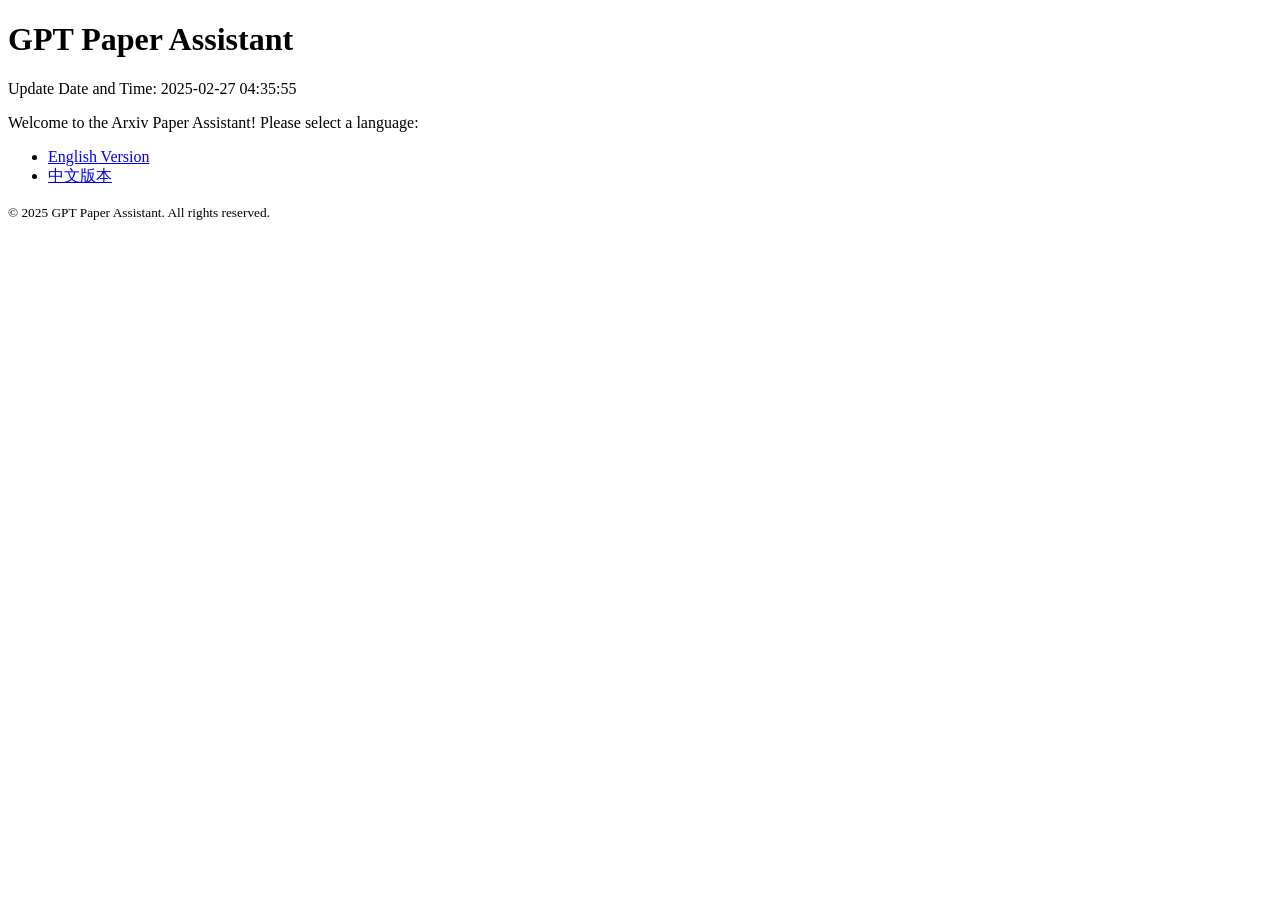
<file: index.html>
<!DOCTYPE html>
<html lang="en">
<head>
    <meta charset="UTF-8">
    <meta http-equiv="X-UA-Compatible" content="IE=edge">
    <meta name="viewport" content="width=device-width, initial-scale=1.0">
    <title>GPT Paper Assistant</title>
</head>
<body>
    <h1>GPT Paper Assistant</h1>
    <p>Update Date and Time: 2025-02-27 04:35:55</p>
    <p>Welcome to the Arxiv Paper Assistant! Please select a language:</p>
    <ul>
        <li><a href="./en">English Version</a></li>
        <li><a href="./zh">中文版本</a></li>
    </ul>
    <footer>
        <small>&copy; 2025 GPT Paper Assistant. All rights reserved.</small>
    </footer>
</body>
</html>
</file>
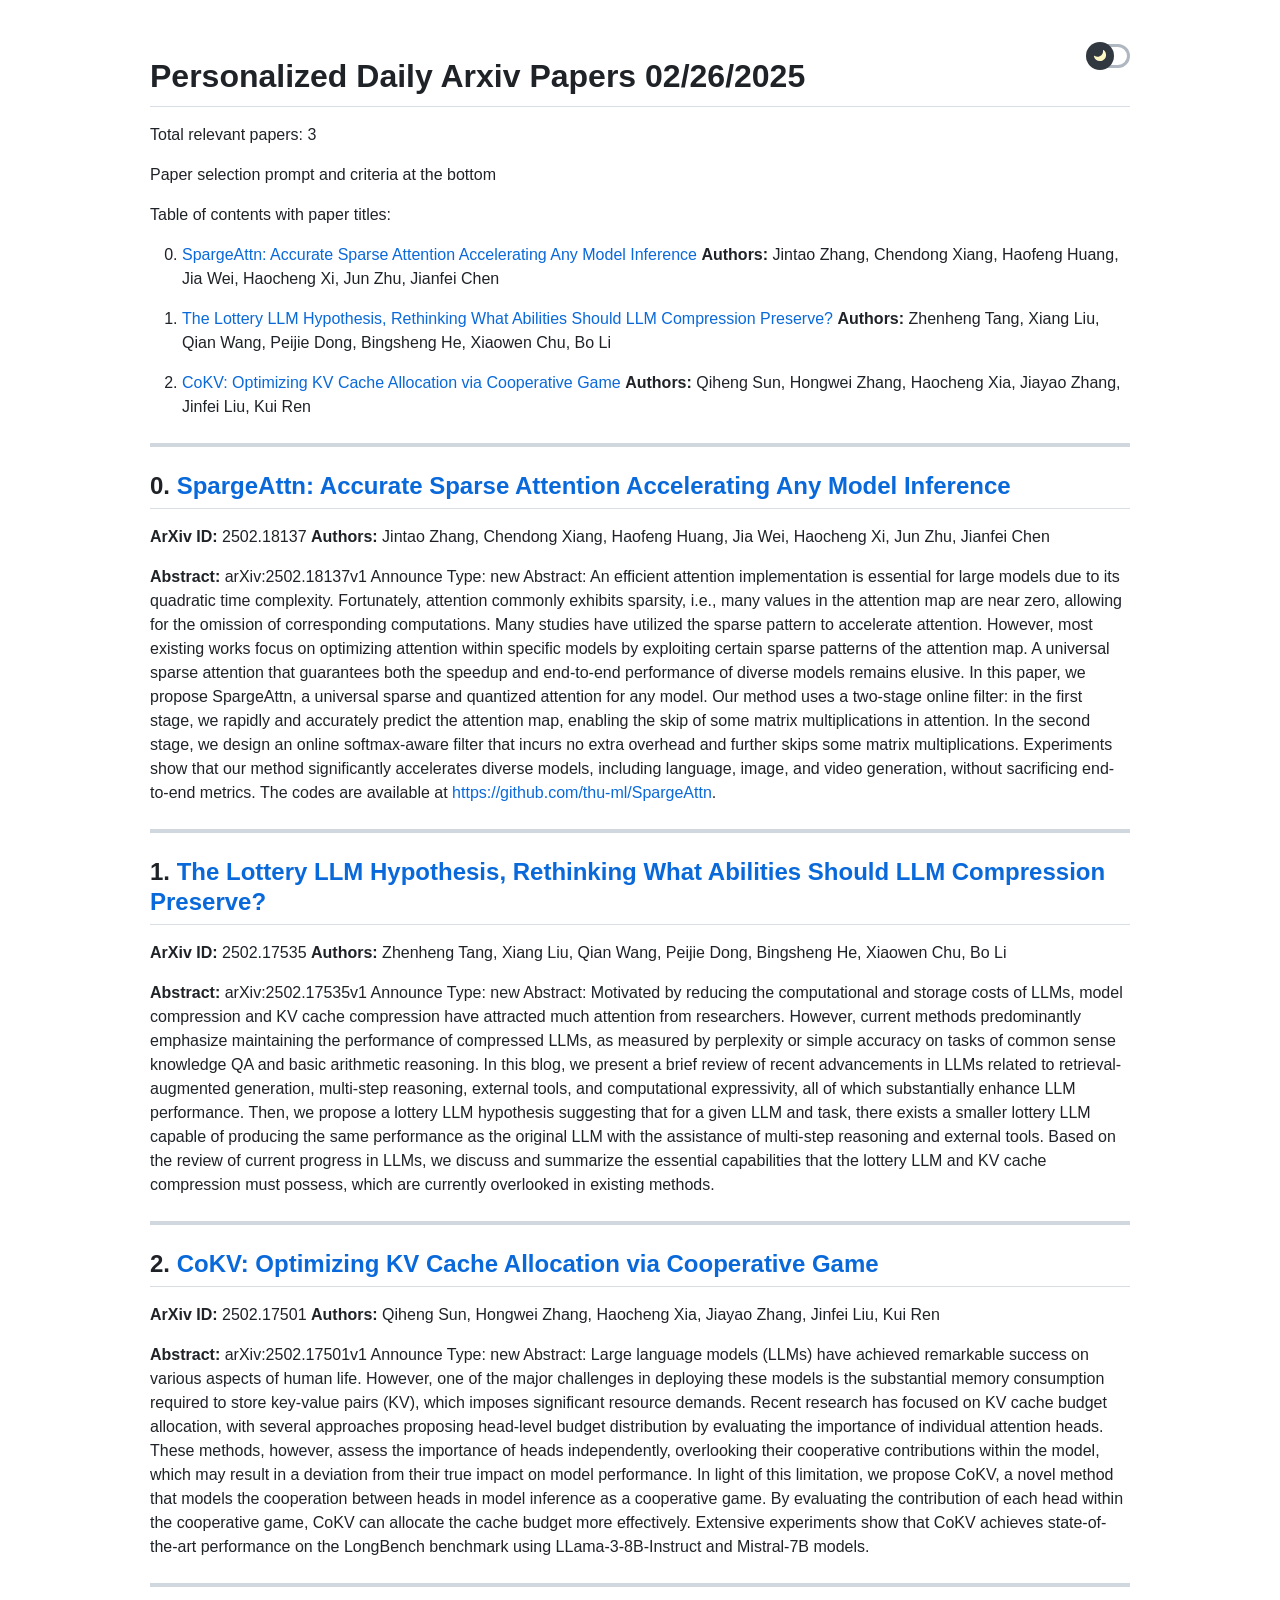
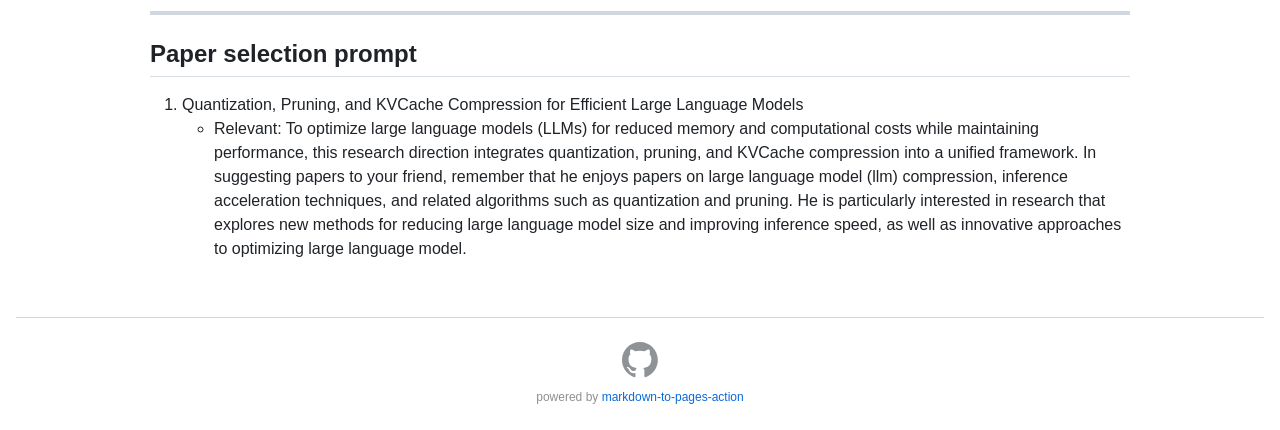
<file: en/index.html>
<!DOCTYPE html><html data-color-mode="light" data-light-theme="light" data-dark-theme="dark" lang="en-US"><head><title>LLIKKE/Arxiv_GPT_Assistant</title><meta charset="utf-8"><meta http-equiv="Content-Type" content="text/html; charset=utf-8"><meta name="viewport" content="width=device-width,initial-scale=1,user-scalable=no"><meta name="description" content="Deepseek based personalized ArXiv paper assistant bot"><link rel="canonical" href="https://llikke.github.io/Arxiv_GPT_Assistant/"><meta property="og:title" content="LLIKKE/Arxiv_GPT_Assistant"><meta property="og:type" content="website"><meta property="og:url" content="https://llikke.github.io/Arxiv_GPT_Assistant/"><meta property="og:description" content="Deepseek based personalized ArXiv paper assistant bot"><meta property="og:locale" content="en_US"><meta property="og:site_name" content="LLIKKE/Arxiv_GPT_Assistant"><meta name="twitter:card" content="summary"><meta name="twitter:title" content="LLIKKE/Arxiv_GPT_Assistant"><meta name="twitter:description" content="Deepseek based personalized ArXiv paper assistant bot"><link class="js-site-favicon" rel="alternate icon" type="image/png" href="https://github.githubassets.com/favicons/favicon.png" media="(prefers-color-scheme: light)"><link class="js-site-favicon" rel="icon" type="image/svg+xml" href="https://github.githubassets.com/favicons/favicon.svg" media="(prefers-color-scheme: light)"><link class="js-site-favicon" rel="alternate icon" type="image/png" href="https://github.githubassets.com/favicons/favicon-dark.png" media="(prefers-color-scheme: dark)"><link class="js-site-favicon" rel="icon" type="image/svg+xml" href="https://github.githubassets.com/favicons/favicon-dark.svg" media="(prefers-color-scheme: dark)"><link rel="mask-icon" href="https://github.githubassets.com/pinned-octocat.svg" color="#000000"><link href="index.css" rel="stylesheet"></head><body><div class="container-lg px-3 my-5 markdown-body"><div class="position-relative"><span class="profile-color-modes-toggle js-promo-color-modes-toggle" tabindex="0" aria-label="Toggle dark mode" aria-checked="true" role="checkbox"><div class="profile-color-modes-toggle-track" div></div><div class="profile-color-modes-toggle-thumb"><svg style="fill: var(--color-scale-yellow-0); margin: 7px 0 0 7px;" aria-hidden="true" width="14" height="13" viewBox="0 0 14 13" xmlns="http://www.w3.org/2000/svg"><path fill-rule="evenodd" clip-rule="evenodd" d="M4.52208 7.71754C7.5782 7.71754 10.0557 5.24006 10.0557 2.18394C10.0557 1.93498 10.0392 1.68986 10.0074 1.44961C9.95801 1.07727 10.3495 0.771159 10.6474 0.99992C12.1153 2.12716 13.0615 3.89999 13.0615 5.89383C13.0615 9.29958 10.3006 12.0605 6.89485 12.0605C3.95334 12.0605 1.49286 10.001 0.876728 7.24527C0.794841 6.87902 1.23668 6.65289 1.55321 6.85451C2.41106 7.40095 3.4296 7.71754 4.52208 7.71754Z"></path></svg></div></span></div><script type="text/javascript">(function() {
  var MODE_KEY = 'markdown_to_pages_dark_mode';
  function toggleMode() {
    var mode = document.documentElement.getAttribute('data-color-mode') === 'light' ? 'dark' : 'light';
    document.documentElement.setAttribute('data-color-mode', mode);
    localStorage.setItem(MODE_KEY, mode);
  }
  var mode = localStorage.getItem(MODE_KEY);
  if (mode == null) {
    var query = window.matchMedia('(prefers-color-scheme: dark)');
    mode = query.matches ? 'dark' : 'light';
  }
  document.documentElement.setAttribute('data-color-mode', mode);
  document.querySelector('.profile-color-modes-toggle').onclick = toggleMode;
})();</script><div><div class="markdown-heading"><h1 class="heading-element">Personalized Daily Arxiv Papers 02/26/2025</h1><a id="user-content-personalized-daily-arxiv-papers-02262025" class="anchor" aria-label="Permalink: Personalized Daily Arxiv Papers 02/26/2025" href="#personalized-daily-arxiv-papers-02262025"><span aria-hidden="true" class="octicon octicon-link"></span></a></div>
<p>Total relevant papers: 3</p>
<p>Paper selection prompt and criteria at the bottom</p>
<p>Table of contents with paper titles:</p>
<ol start="0">
<li>
<p><a href="#link0">SpargeAttn: Accurate Sparse Attention Accelerating Any Model Inference</a>
<strong>Authors:</strong> Jintao Zhang, Chendong Xiang, Haofeng Huang, Jia Wei, Haocheng Xi, Jun Zhu, Jianfei Chen</p>
</li>
<li>
<p><a href="#link1">The Lottery LLM Hypothesis, Rethinking What Abilities Should LLM Compression Preserve?</a>
<strong>Authors:</strong> Zhenheng Tang, Xiang Liu, Qian Wang, Peijie Dong, Bingsheng He, Xiaowen Chu, Bo Li</p>
</li>
<li>
<p><a href="#link2">CoKV: Optimizing KV Cache Allocation via Cooperative Game</a>
<strong>Authors:</strong> Qiheng Sun, Hongwei Zhang, Haocheng Xia, Jiayao Zhang, Jinfei Liu, Kui Ren</p>
</li>
</ol>
<hr>
<div class="markdown-heading"><h2 class="heading-element">0. <a href="https://arxiv.org/abs/2502.18137" rel="nofollow">SpargeAttn: Accurate Sparse Attention Accelerating Any Model Inference</a> <a id="user-content-link0"></a>
</h2><a id="user-content-0-spargeattn-accurate-sparse-attention-accelerating-any-model-inference-" class="anchor" aria-label="Permalink: 0. SpargeAttn: Accurate Sparse Attention Accelerating Any Model Inference" href="#0-spargeattn-accurate-sparse-attention-accelerating-any-model-inference-"><span aria-hidden="true" class="octicon octicon-link"></span></a></div>
<p><strong>ArXiv ID:</strong> 2502.18137
<strong>Authors:</strong> Jintao Zhang, Chendong Xiang, Haofeng Huang, Jia Wei, Haocheng Xi, Jun Zhu, Jianfei Chen</p>
<p><strong>Abstract:</strong> arXiv:2502.18137v1 Announce Type: new  Abstract: An efficient attention implementation is essential for large models due to its quadratic time complexity. Fortunately, attention commonly exhibits sparsity, i.e., many values in the attention map are near zero, allowing for the omission of corresponding computations. Many studies have utilized the sparse pattern to accelerate attention. However, most existing works focus on optimizing attention within specific models by exploiting certain sparse patterns of the attention map. A universal sparse attention that guarantees both the speedup and end-to-end performance of diverse models remains elusive. In this paper, we propose SpargeAttn, a universal sparse and quantized attention for any model. Our method uses a two-stage online filter: in the first stage, we rapidly and accurately predict the attention map, enabling the skip of some matrix multiplications in attention. In the second stage, we design an online softmax-aware filter that incurs no extra overhead and further skips some matrix multiplications. Experiments show that our method significantly accelerates diverse models, including language, image, and video generation, without sacrificing end-to-end metrics. The codes are available at <a href="https://github.com/thu-ml/SpargeAttn">https://github.com/thu-ml/SpargeAttn</a>.</p>
<hr>
<div class="markdown-heading"><h2 class="heading-element">1. <a href="https://arxiv.org/abs/2502.17535" rel="nofollow">The Lottery LLM Hypothesis, Rethinking What Abilities Should LLM Compression Preserve?</a> <a id="user-content-link1"></a>
</h2><a id="user-content-1-the-lottery-llm-hypothesis-rethinking-what-abilities-should-llm-compression-preserve-" class="anchor" aria-label="Permalink: 1. The Lottery LLM Hypothesis, Rethinking What Abilities Should LLM Compression Preserve?" href="#1-the-lottery-llm-hypothesis-rethinking-what-abilities-should-llm-compression-preserve-"><span aria-hidden="true" class="octicon octicon-link"></span></a></div>
<p><strong>ArXiv ID:</strong> 2502.17535
<strong>Authors:</strong> Zhenheng Tang, Xiang Liu, Qian Wang, Peijie Dong, Bingsheng He, Xiaowen Chu, Bo Li</p>
<p><strong>Abstract:</strong> arXiv:2502.17535v1 Announce Type: new  Abstract: Motivated by reducing the computational and storage costs of LLMs, model compression and KV cache compression have attracted much attention from researchers. However, current methods predominantly emphasize maintaining the performance of compressed LLMs, as measured by perplexity or simple accuracy on tasks of common sense knowledge QA and basic arithmetic reasoning. In this blog, we present a brief review of recent advancements in LLMs related to retrieval-augmented generation, multi-step reasoning, external tools, and computational expressivity, all of which substantially enhance LLM performance. Then, we propose a lottery LLM hypothesis suggesting that for a given LLM and task, there exists a smaller lottery LLM capable of producing the same performance as the original LLM with the assistance of multi-step reasoning and external tools. Based on the review of current progress in LLMs, we discuss and summarize the essential capabilities that the lottery LLM and KV cache compression must possess, which are currently overlooked in existing methods.</p>
<hr>
<div class="markdown-heading"><h2 class="heading-element">2. <a href="https://arxiv.org/abs/2502.17501" rel="nofollow">CoKV: Optimizing KV Cache Allocation via Cooperative Game</a> <a id="user-content-link2"></a>
</h2><a id="user-content-2-cokv-optimizing-kv-cache-allocation-via-cooperative-game-" class="anchor" aria-label="Permalink: 2. CoKV: Optimizing KV Cache Allocation via Cooperative Game" href="#2-cokv-optimizing-kv-cache-allocation-via-cooperative-game-"><span aria-hidden="true" class="octicon octicon-link"></span></a></div>
<p><strong>ArXiv ID:</strong> 2502.17501
<strong>Authors:</strong> Qiheng Sun, Hongwei Zhang, Haocheng Xia, Jiayao Zhang, Jinfei Liu, Kui Ren</p>
<p><strong>Abstract:</strong> arXiv:2502.17501v1 Announce Type: new  Abstract: Large language models (LLMs) have achieved remarkable success on various aspects of human life. However, one of the major challenges in deploying these models is the substantial memory consumption required to store key-value pairs (KV), which imposes significant resource demands. Recent research has focused on KV cache budget allocation, with several approaches proposing head-level budget distribution by evaluating the importance of individual attention heads. These methods, however, assess the importance of heads independently, overlooking their cooperative contributions within the model, which may result in a deviation from their true impact on model performance. In light of this limitation, we propose CoKV, a novel method that models the cooperation between heads in model inference as a cooperative game. By evaluating the contribution of each head within the cooperative game, CoKV can allocate the cache budget more effectively. Extensive experiments show that CoKV achieves state-of-the-art performance on the LongBench benchmark using LLama-3-8B-Instruct and Mistral-7B models.</p>
<hr>
<hr>
<div class="markdown-heading"><h2 class="heading-element">Paper selection prompt</h2><a id="user-content-paper-selection-prompt" class="anchor" aria-label="Permalink: Paper selection prompt" href="#paper-selection-prompt"><span aria-hidden="true" class="octicon octicon-link"></span></a></div>
<ol>
<li>Quantization, Pruning, and KVCache Compression for Efficient Large Language Models
<ul>
<li>Relevant: To optimize large language models (LLMs) for reduced memory and computational costs while maintaining performance, this research direction integrates quantization, pruning, and KVCache compression into a unified framework.
In suggesting papers to your friend, remember that he enjoys papers on large language model (llm) compression, inference acceleration techniques, and related algorithms such as quantization and pruning. He is particularly interested in research that explores new methods for reducing large language model size and improving inference speed, as well as innovative approaches to optimizing large language model.</li>
</ul>
</li>
</ol>
</div></div><div class="footer container-xl width-full p-responsive"><div class="position-relative flex-row-reverse flex-lg-row flex-wrap flex-lg-nowrap flex-justify-center flex-lg-justify-between pt-4 pb-4 mt-6 f6 color-text-secondary border-top color-border-secondary text-center"><div class="footer-octicon d-lg-block mx-lg-4"><a title="LLIKKE/Arxiv_GPT_Assistant" href="https://github.com/LLIKKE/Arxiv_GPT_Assistant" target="_blank" rel="noreferrer noopener"><svg class="octicon octicon-mark-github gh-logo" width="36" height="36" viewBox="0 0 98 98" xmlns="http://www.w3.org/2000/svg"><path fill-rule="evenodd" clip-rule="evenodd" d="M48.854 0C21.839 0 0 22 0 49.217c0 21.756 13.993 40.172 33.405 46.69 2.427.49 3.316-1.059 3.316-2.362 0-1.141-.08-5.052-.08-9.127-13.59 2.934-16.42-5.867-16.42-5.867-2.184-5.704-5.42-7.17-5.42-7.17-4.448-3.015.324-3.015.324-3.015 4.934.326 7.523 5.052 7.523 5.052 4.367 7.496 11.404 5.378 14.235 4.074.404-3.178 1.699-5.378 3.074-6.6-10.839-1.141-22.243-5.378-22.243-24.283 0-5.378 1.94-9.778 5.014-13.2-.485-1.222-2.184-6.275.486-13.038 0 0 4.125-1.304 13.426 5.052a46.97 46.97 0 0 1 12.214-1.63c4.125 0 8.33.571 12.213 1.63 9.302-6.356 13.427-5.052 13.427-5.052 2.67 6.763.97 11.816.485 13.038 3.155 3.422 5.015 7.822 5.015 13.2 0 18.905-11.404 23.06-22.324 24.283 1.78 1.548 3.316 4.481 3.316 9.126 0 6.6-.08 11.897-.08 13.526 0 1.304.89 2.853 3.316 2.364 19.412-6.52 33.405-24.935 33.405-46.691C97.707 22 75.788 0 48.854 0z"></path></svg></a></div><span class="mt-2 d-block footprint"><span>powered by </span><a href="https://github.com/wranders/markdown-to-pages-action" target="_blank" rel="noreferrer noopener">markdown-to-pages-action</a></span></div></div></body></html>
</file>
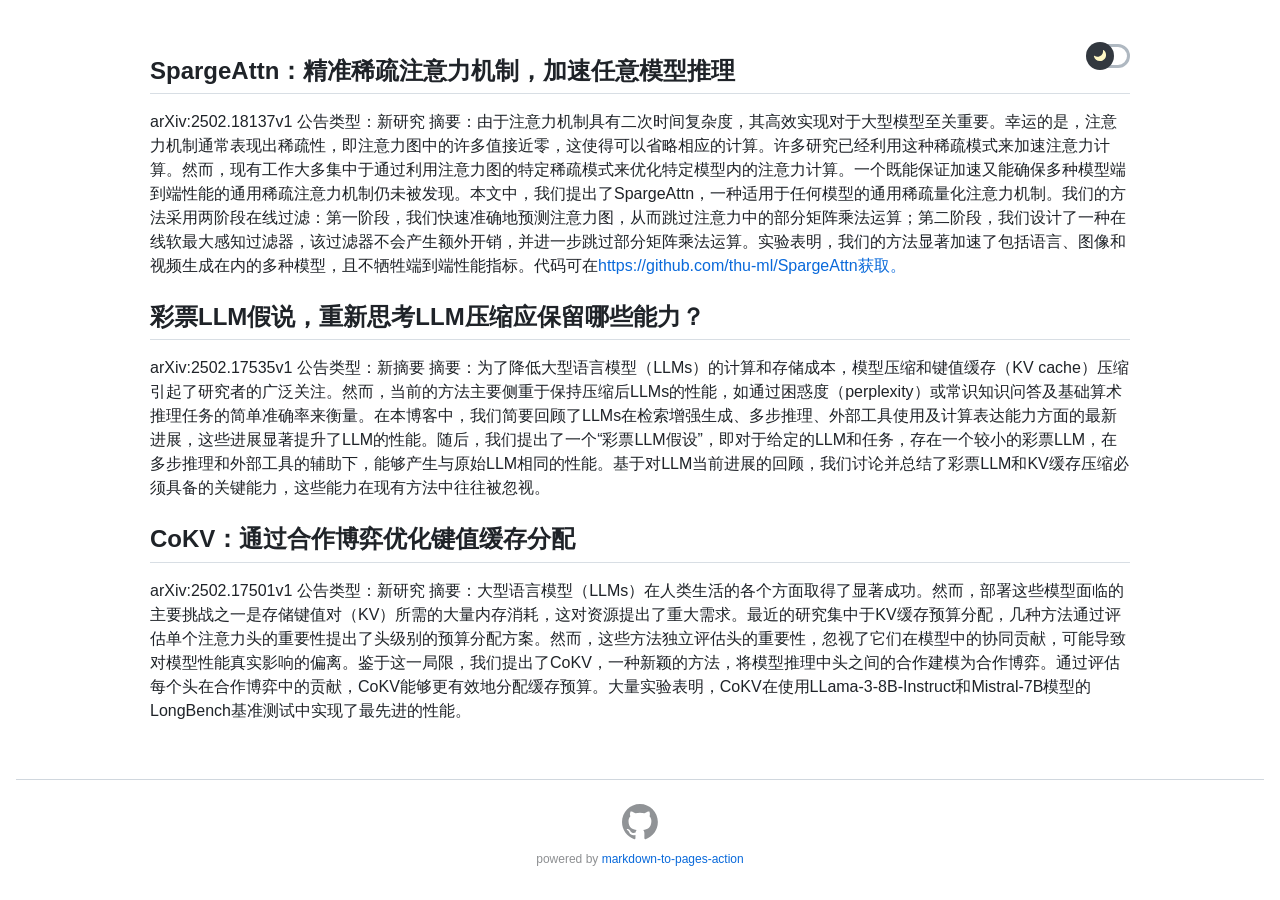
<file: zh/index.html>
<!DOCTYPE html><html data-color-mode="light" data-light-theme="light" data-dark-theme="dark" lang="en-US"><head><title>LLIKKE/Arxiv_GPT_Assistant</title><meta charset="utf-8"><meta http-equiv="Content-Type" content="text/html; charset=utf-8"><meta name="viewport" content="width=device-width,initial-scale=1,user-scalable=no"><meta name="description" content="Deepseek based personalized ArXiv paper assistant bot"><link rel="canonical" href="https://llikke.github.io/Arxiv_GPT_Assistant/"><meta property="og:title" content="LLIKKE/Arxiv_GPT_Assistant"><meta property="og:type" content="website"><meta property="og:url" content="https://llikke.github.io/Arxiv_GPT_Assistant/"><meta property="og:description" content="Deepseek based personalized ArXiv paper assistant bot"><meta property="og:locale" content="en_US"><meta property="og:site_name" content="LLIKKE/Arxiv_GPT_Assistant"><meta name="twitter:card" content="summary"><meta name="twitter:title" content="LLIKKE/Arxiv_GPT_Assistant"><meta name="twitter:description" content="Deepseek based personalized ArXiv paper assistant bot"><link class="js-site-favicon" rel="alternate icon" type="image/png" href="https://github.githubassets.com/favicons/favicon.png" media="(prefers-color-scheme: light)"><link class="js-site-favicon" rel="icon" type="image/svg+xml" href="https://github.githubassets.com/favicons/favicon.svg" media="(prefers-color-scheme: light)"><link class="js-site-favicon" rel="alternate icon" type="image/png" href="https://github.githubassets.com/favicons/favicon-dark.png" media="(prefers-color-scheme: dark)"><link class="js-site-favicon" rel="icon" type="image/svg+xml" href="https://github.githubassets.com/favicons/favicon-dark.svg" media="(prefers-color-scheme: dark)"><link rel="mask-icon" href="https://github.githubassets.com/pinned-octocat.svg" color="#000000"><link href="index.css" rel="stylesheet"></head><body><div class="container-lg px-3 my-5 markdown-body"><div class="position-relative"><span class="profile-color-modes-toggle js-promo-color-modes-toggle" tabindex="0" aria-label="Toggle dark mode" aria-checked="true" role="checkbox"><div class="profile-color-modes-toggle-track" div></div><div class="profile-color-modes-toggle-thumb"><svg style="fill: var(--color-scale-yellow-0); margin: 7px 0 0 7px;" aria-hidden="true" width="14" height="13" viewBox="0 0 14 13" xmlns="http://www.w3.org/2000/svg"><path fill-rule="evenodd" clip-rule="evenodd" d="M4.52208 7.71754C7.5782 7.71754 10.0557 5.24006 10.0557 2.18394C10.0557 1.93498 10.0392 1.68986 10.0074 1.44961C9.95801 1.07727 10.3495 0.771159 10.6474 0.99992C12.1153 2.12716 13.0615 3.89999 13.0615 5.89383C13.0615 9.29958 10.3006 12.0605 6.89485 12.0605C3.95334 12.0605 1.49286 10.001 0.876728 7.24527C0.794841 6.87902 1.23668 6.65289 1.55321 6.85451C2.41106 7.40095 3.4296 7.71754 4.52208 7.71754Z"></path></svg></div></span></div><script type="text/javascript">(function() {
  var MODE_KEY = 'markdown_to_pages_dark_mode';
  function toggleMode() {
    var mode = document.documentElement.getAttribute('data-color-mode') === 'light' ? 'dark' : 'light';
    document.documentElement.setAttribute('data-color-mode', mode);
    localStorage.setItem(MODE_KEY, mode);
  }
  var mode = localStorage.getItem(MODE_KEY);
  if (mode == null) {
    var query = window.matchMedia('(prefers-color-scheme: dark)');
    mode = query.matches ? 'dark' : 'light';
  }
  document.documentElement.setAttribute('data-color-mode', mode);
  document.querySelector('.profile-color-modes-toggle').onclick = toggleMode;
})();</script><div><div class="markdown-heading"><h2 class="heading-element">SpargeAttn：精准稀疏注意力机制，加速任意模型推理</h2><a id="user-content-spargeattn精准稀疏注意力机制加速任意模型推理" class="anchor" aria-label="Permalink: SpargeAttn：精准稀疏注意力机制，加速任意模型推理" href="#spargeattn精准稀疏注意力机制加速任意模型推理"><span aria-hidden="true" class="octicon octicon-link"></span></a></div>
<p>arXiv:2502.18137v1 公告类型：新研究  摘要：由于注意力机制具有二次时间复杂度，其高效实现对于大型模型至关重要。幸运的是，注意力机制通常表现出稀疏性，即注意力图中的许多值接近零，这使得可以省略相应的计算。许多研究已经利用这种稀疏模式来加速注意力计算。然而，现有工作大多集中于通过利用注意力图的特定稀疏模式来优化特定模型内的注意力计算。一个既能保证加速又能确保多种模型端到端性能的通用稀疏注意力机制仍未被发现。本文中，我们提出了SpargeAttn，一种适用于任何模型的通用稀疏量化注意力机制。我们的方法采用两阶段在线过滤：第一阶段，我们快速准确地预测注意力图，从而跳过注意力中的部分矩阵乘法运算；第二阶段，我们设计了一种在线软最大感知过滤器，该过滤器不会产生额外开销，并进一步跳过部分矩阵乘法运算。实验表明，我们的方法显著加速了包括语言、图像和视频生成在内的多种模型，且不牺牲端到端性能指标。代码可在<a href="https://github.com/thu-ml/SpargeAttn%E8%8E%B7%E5%8F%96%E3%80%82">https://github.com/thu-ml/SpargeAttn获取。</a></p>
<div class="markdown-heading"><h2 class="heading-element">彩票LLM假说，重新思考LLM压缩应保留哪些能力？</h2><a id="user-content-彩票llm假说重新思考llm压缩应保留哪些能力" class="anchor" aria-label="Permalink: 彩票LLM假说，重新思考LLM压缩应保留哪些能力？" href="#彩票llm假说重新思考llm压缩应保留哪些能力"><span aria-hidden="true" class="octicon octicon-link"></span></a></div>
<p>arXiv:2502.17535v1 公告类型：新摘要 摘要：为了降低大型语言模型（LLMs）的计算和存储成本，模型压缩和键值缓存（KV cache）压缩引起了研究者的广泛关注。然而，当前的方法主要侧重于保持压缩后LLMs的性能，如通过困惑度（perplexity）或常识知识问答及基础算术推理任务的简单准确率来衡量。在本博客中，我们简要回顾了LLMs在检索增强生成、多步推理、外部工具使用及计算表达能力方面的最新进展，这些进展显著提升了LLM的性能。随后，我们提出了一个“彩票LLM假设”，即对于给定的LLM和任务，存在一个较小的彩票LLM，在多步推理和外部工具的辅助下，能够产生与原始LLM相同的性能。基于对LLM当前进展的回顾，我们讨论并总结了彩票LLM和KV缓存压缩必须具备的关键能力，这些能力在现有方法中往往被忽视。</p>
<div class="markdown-heading"><h2 class="heading-element">CoKV：通过合作博弈优化键值缓存分配</h2><a id="user-content-cokv通过合作博弈优化键值缓存分配" class="anchor" aria-label="Permalink: CoKV：通过合作博弈优化键值缓存分配" href="#cokv通过合作博弈优化键值缓存分配"><span aria-hidden="true" class="octicon octicon-link"></span></a></div>
<p>arXiv:2502.17501v1 公告类型：新研究  摘要：大型语言模型（LLMs）在人类生活的各个方面取得了显著成功。然而，部署这些模型面临的主要挑战之一是存储键值对（KV）所需的大量内存消耗，这对资源提出了重大需求。最近的研究集中于KV缓存预算分配，几种方法通过评估单个注意力头的重要性提出了头级别的预算分配方案。然而，这些方法独立评估头的重要性，忽视了它们在模型中的协同贡献，可能导致对模型性能真实影响的偏离。鉴于这一局限，我们提出了CoKV，一种新颖的方法，将模型推理中头之间的合作建模为合作博弈。通过评估每个头在合作博弈中的贡献，CoKV能够更有效地分配缓存预算。大量实验表明，CoKV在使用LLama-3-8B-Instruct和Mistral-7B模型的LongBench基准测试中实现了最先进的性能。</p>
</div></div><div class="footer container-xl width-full p-responsive"><div class="position-relative flex-row-reverse flex-lg-row flex-wrap flex-lg-nowrap flex-justify-center flex-lg-justify-between pt-4 pb-4 mt-6 f6 color-text-secondary border-top color-border-secondary text-center"><div class="footer-octicon d-lg-block mx-lg-4"><a title="LLIKKE/Arxiv_GPT_Assistant" href="https://github.com/LLIKKE/Arxiv_GPT_Assistant" target="_blank" rel="noreferrer noopener"><svg class="octicon octicon-mark-github gh-logo" width="36" height="36" viewBox="0 0 98 98" xmlns="http://www.w3.org/2000/svg"><path fill-rule="evenodd" clip-rule="evenodd" d="M48.854 0C21.839 0 0 22 0 49.217c0 21.756 13.993 40.172 33.405 46.69 2.427.49 3.316-1.059 3.316-2.362 0-1.141-.08-5.052-.08-9.127-13.59 2.934-16.42-5.867-16.42-5.867-2.184-5.704-5.42-7.17-5.42-7.17-4.448-3.015.324-3.015.324-3.015 4.934.326 7.523 5.052 7.523 5.052 4.367 7.496 11.404 5.378 14.235 4.074.404-3.178 1.699-5.378 3.074-6.6-10.839-1.141-22.243-5.378-22.243-24.283 0-5.378 1.94-9.778 5.014-13.2-.485-1.222-2.184-6.275.486-13.038 0 0 4.125-1.304 13.426 5.052a46.97 46.97 0 0 1 12.214-1.63c4.125 0 8.33.571 12.213 1.63 9.302-6.356 13.427-5.052 13.427-5.052 2.67 6.763.97 11.816.485 13.038 3.155 3.422 5.015 7.822 5.015 13.2 0 18.905-11.404 23.06-22.324 24.283 1.78 1.548 3.316 4.481 3.316 9.126 0 6.6-.08 11.897-.08 13.526 0 1.304.89 2.853 3.316 2.364 19.412-6.52 33.405-24.935 33.405-46.691C97.707 22 75.788 0 48.854 0z"></path></svg></a></div><span class="mt-2 d-block footprint"><span>powered by </span><a href="https://github.com/wranders/markdown-to-pages-action" target="_blank" rel="noreferrer noopener">markdown-to-pages-action</a></span></div></div></body></html>
</file>
